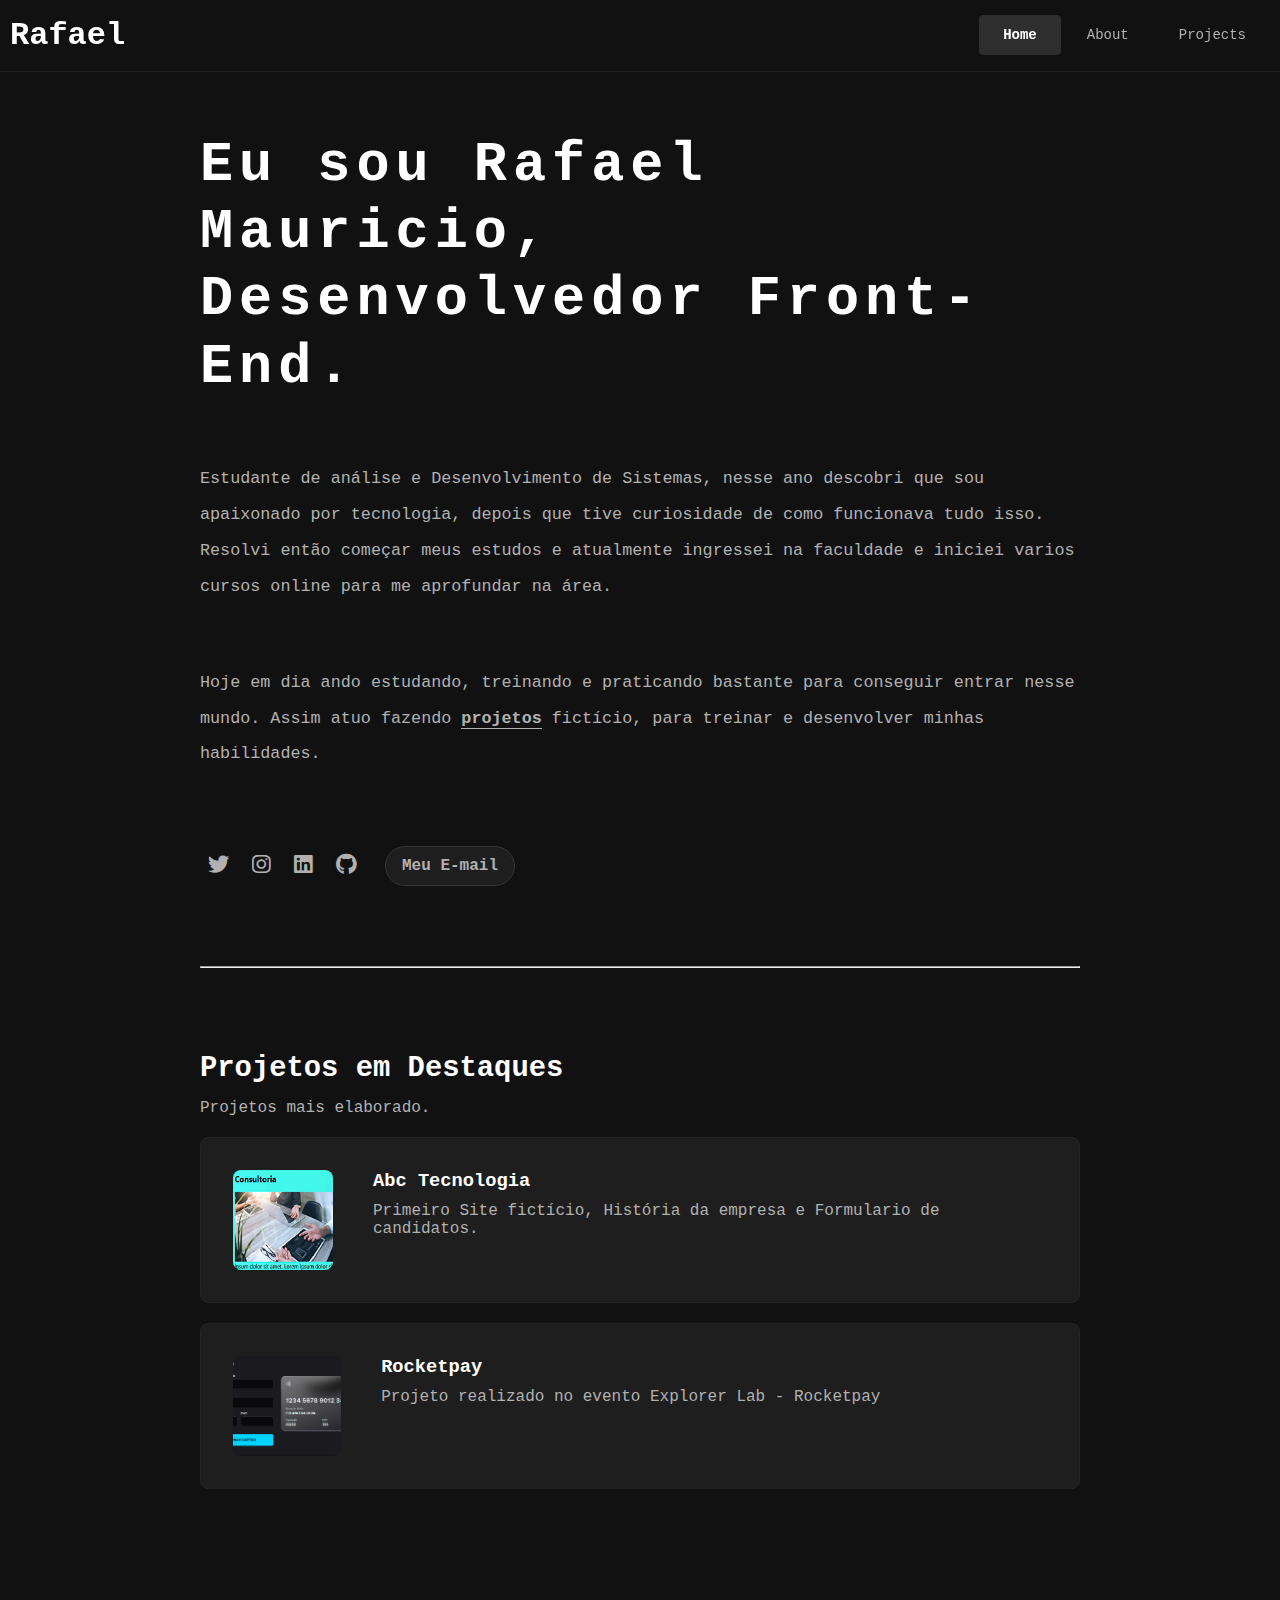
<file: index.html>
<!DOCTYPE html>
<html lang="pt-br">
  <head>
    <meta charset="UTF-8" />
    <meta http-equiv="X-UA-Compatible" content="IE=edge" />
    <meta name="viewport" content="width=device-width, initial-scale=1.0" />
    <title>Home</title>
    <link rel="stylesheet" href="./css/estilos.css" />
    <link rel="stylesheet" href="./css/home.css" />
    <link rel="shortcut icon" href="./img/favicon.ico" type="image/x-icon" />
    <link
      rel="stylesheet"
      href="https://cdnjs.cloudflare.com/ajax/libs/font-awesome/6.2.0/css/all.min.css"
    />
    <link rel="stylesheet" href="./css/responsive-home.css" />
    <!-- max-width: 970 -->
  </head>

  <body>
    <header>
      <a class="logo" href="./index.html"><h1>Rafael</h1></a>
      <nav>
        <ul>
          <li class="home">
            <a href="./index.html">Home</a>
          </li>
          <li>
            <a href="./about.html">About</a>
          </li>
          <li>
            <a id="projects" href="./projects.html">Projects</a>
          </li>
        </ul>
      </nav>
    </header>

    <main>
      <article class="box-1">
        <h1>Eu sou Rafael Mauricio, Desenvolvedor Front-End.</h1>
        <p>
          Estudante de análise e Desenvolvimento de Sistemas, nesse ano descobri
          que sou apaixonado por tecnologia, depois que tive curiosidade de como
          funcionava tudo isso. Resolvi então começar meus estudos e atualmente
          ingressei na faculdade e iniciei varios cursos online para me
          aprofundar na área.
        </p>
        <p>
          Hoje em dia ando estudando, treinando e praticando bastante para
          conseguir entrar nesse mundo. Assim atuo fazendo
          <strong><a class="borda" href="./projects.html">projetos</a></strong> fictício, para
          treinar e desenvolver minhas habilidades.
        </p>
        <div class="sociais">
          <ul class="home-links">
            <li>
              <a href="https://twitter.com/BigodonX" title="Twitter"
                ><i class="fa-brands fa-twitter"></i
              ></a>
            </li>
            <li>
              <a
                href="https://www.instagram.com/rafamauricio_s/"
                title="Instagram"
                ><i class="fa-brands fa-instagram"></i
              ></a>
            </li>
            <li>
              <a
                href="https://www.linkedin.com/in/rafael-mauricio-dev/"
                title="LinkedIn"
                ><i class="fa-brands fa-linkedin"></i
              ></a>
            </li>
            <li>
              <a href="https://github.com/Rafael-M-Silva" title="Github"
                ><i class="fa-brands fa-github"></i
              ></a>
            </li>
          </ul>
          <a class="btn" href="mailto:rafael_mauricio@hotmail.com"
            >Meu E-mail</a
          >
        </div>
      </article>
      <hr />
      <article class="box-2">
        <h2>Projetos em Destaques</h2>
        <p>Projetos mais elaborado.</p>
        <a href="https://rafael-m-silva.github.io/Abc-Tecnologia/index.html">
          <div class="caixa">
            <div class="flex">
              <img src="./img/projeto-1.png" alt="Site fictício" />
              <div>
                <h3>Abc Tecnologia</h3>
                <p>
                  Primeiro Site fictício, História da empresa e Formulario de
                  candidatos.
                </p>
              </div>
            </div>
          </div>
        </a>
        <a href="https://rocketpay-tan.vercel.app">
          <div class="caixa">
            <div class="flex">
              <img
                src="./img/cartao-projeto.png"
                alt="cartão rocketpay"
              />
              <div>
                <h3>Rocketpay</h3>
                <p>
                  Projeto realizado no evento Explorer Lab - Rocketpay
                </p>
              </div>
            </div>
          </div>
        </a>
      </article>
    </main>
  </body>
</html>
</file>
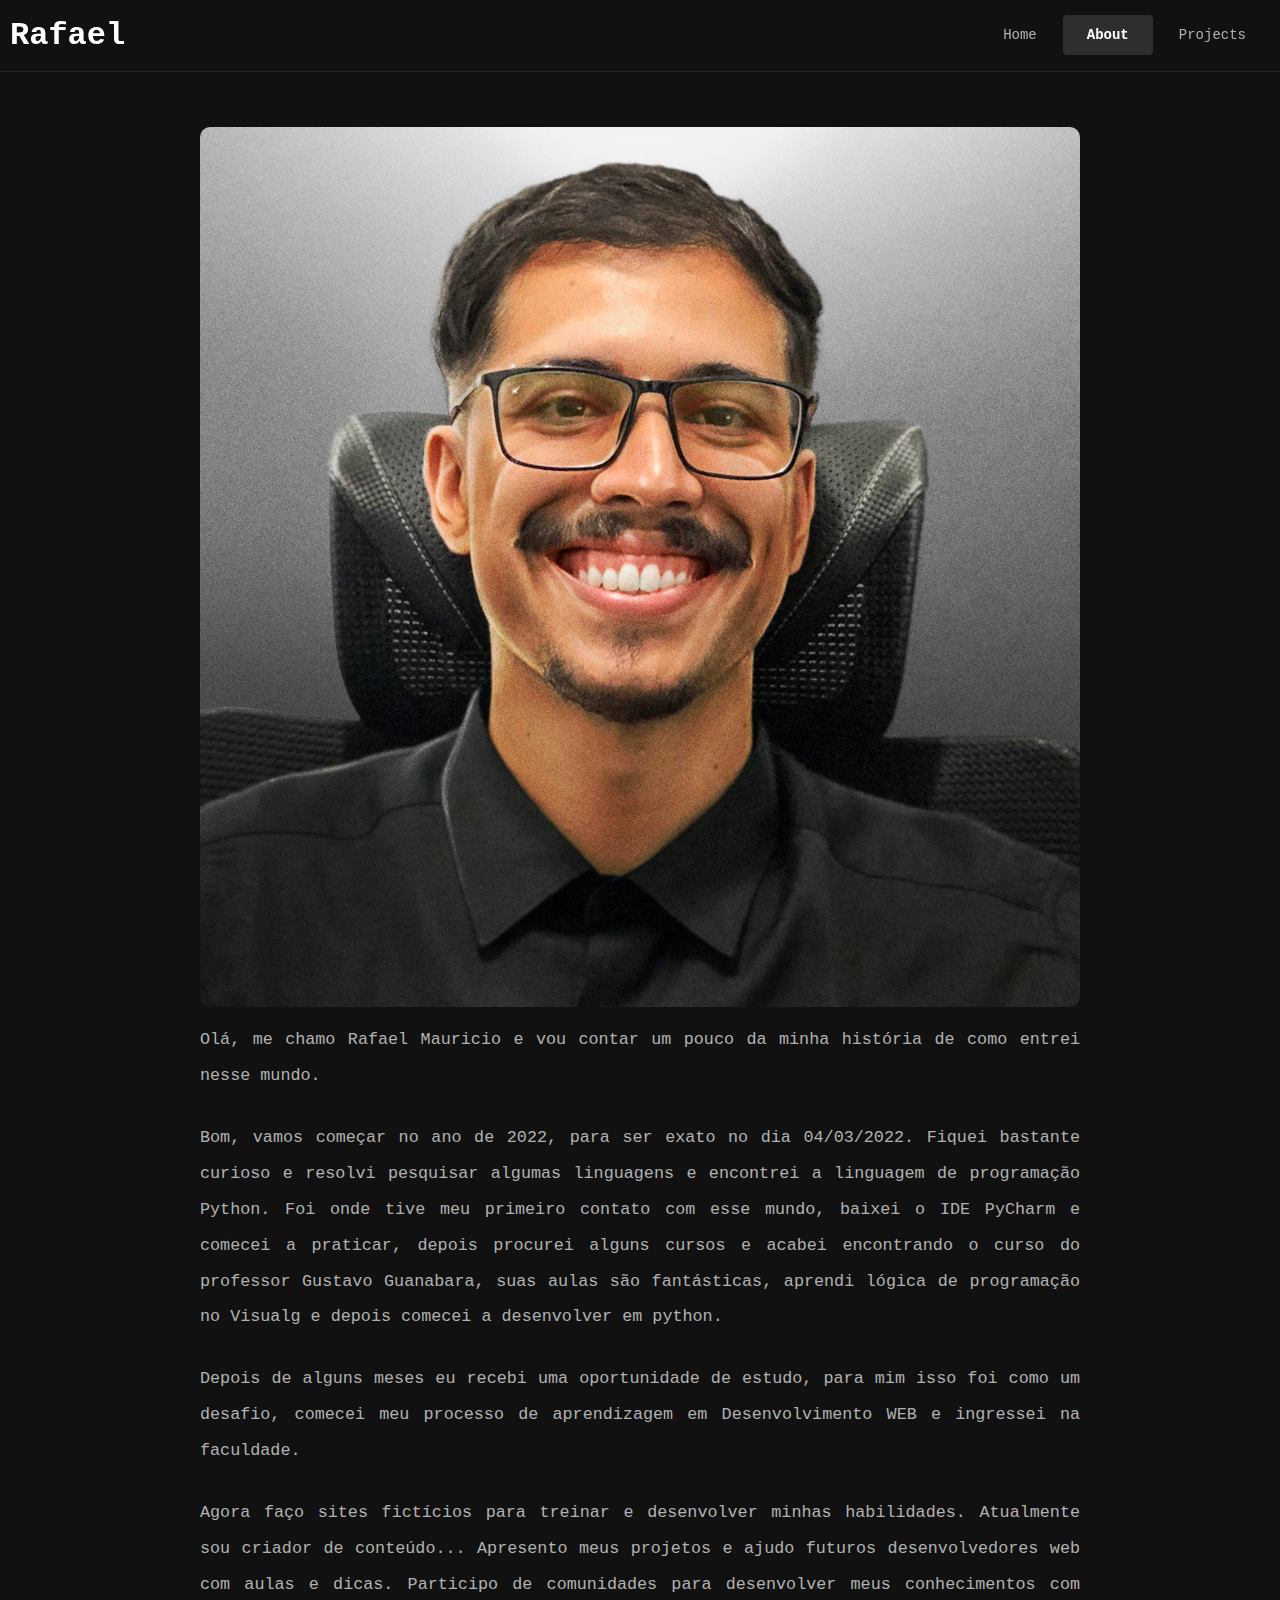
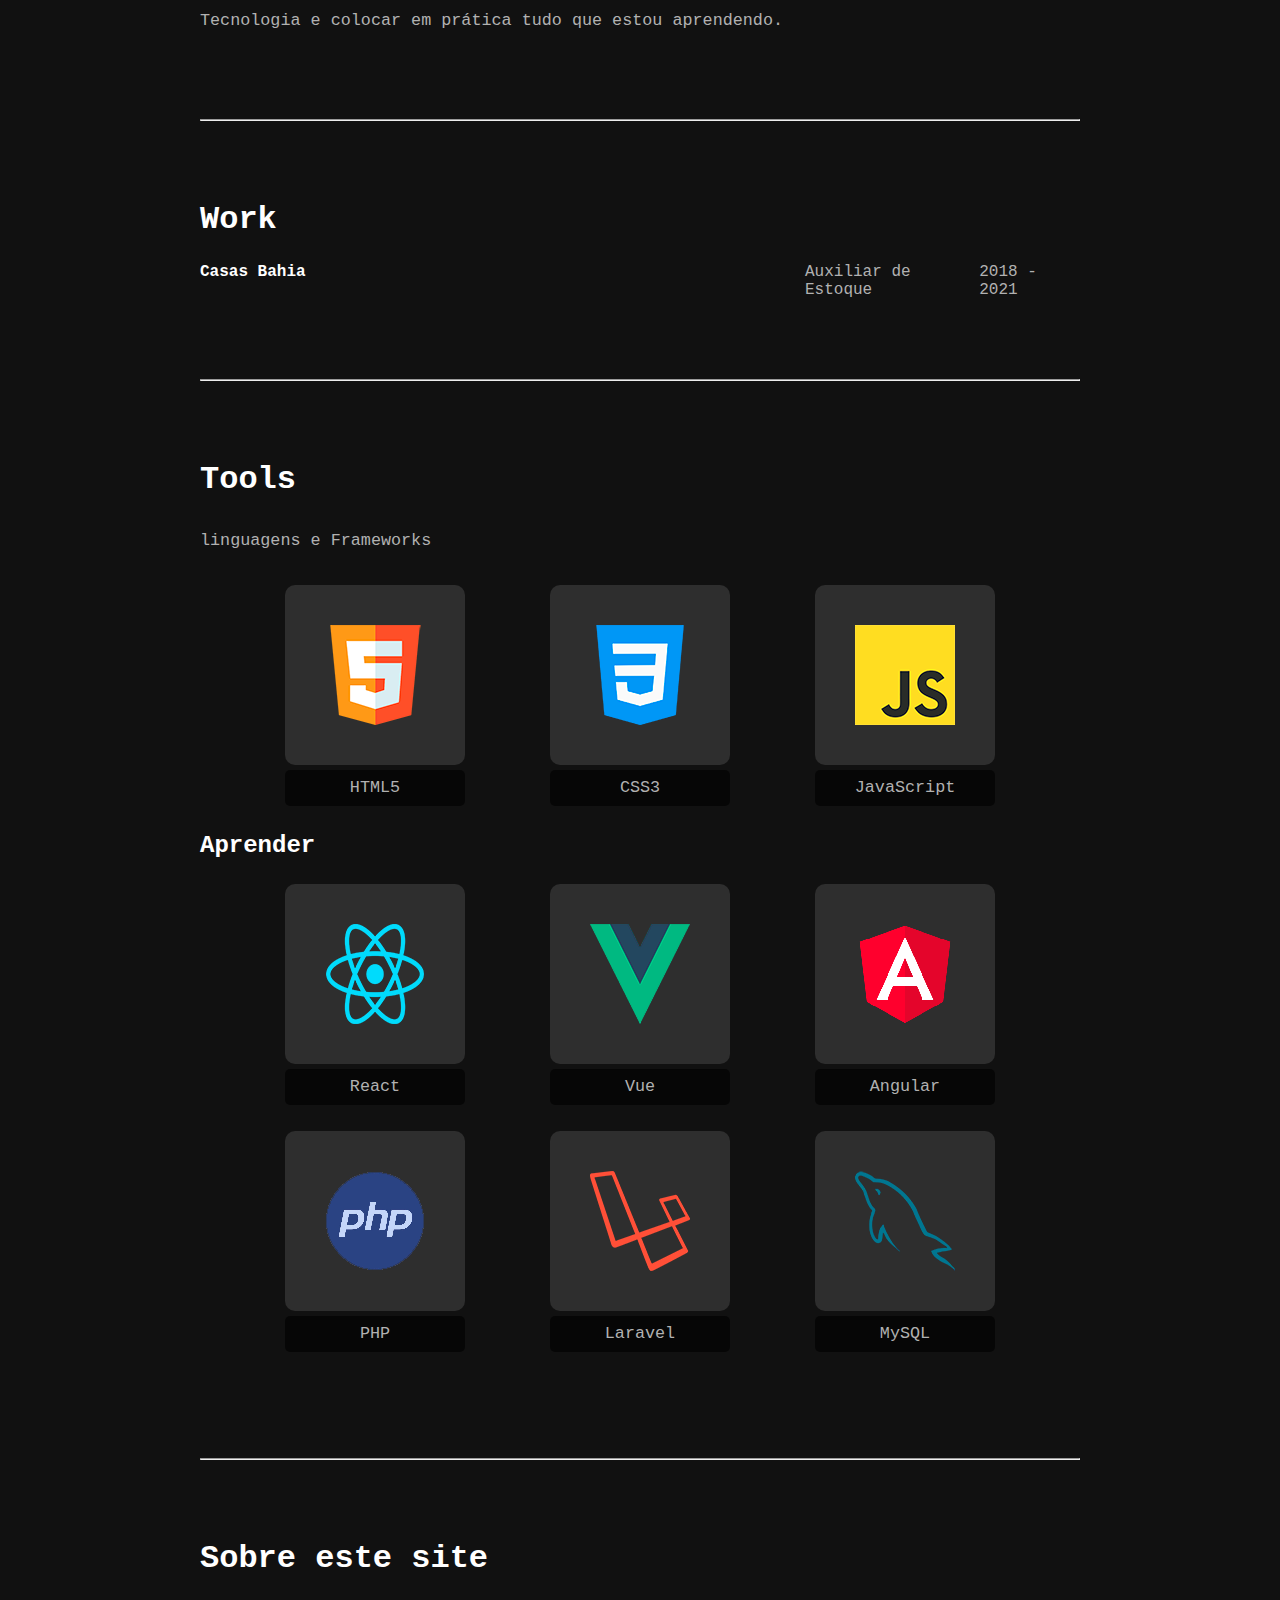
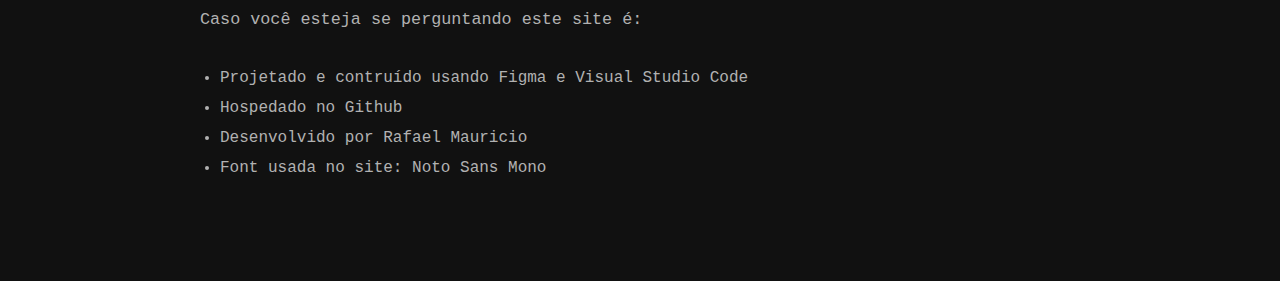
<file: about.html>
<!DOCTYPE html>
<html lang="pt-br">

<head>
    <meta charset="UTF-8">
    <meta http-equiv="X-UA-Compatible" content="IE=edge">
    <meta name="viewport" content="width=device-width, initial-scale=1.0">
    <title>About</title>
    <link rel="stylesheet" href="./css/estilos.css">
    <link rel="stylesheet" href="./css/about.css">
    <link rel="stylesheet" href="./css/responsive-about.css">
    <link rel="shortcut icon" href="./img/favicon.ico" type="image/x-icon">
</head>

<body>
    <header>
        <a class="logo" href="./index.html">
            <h1>Rafael</h1>
        </a>
        <nav>
            <ul>
                <li>
                    <a href="./index.html">Home</a>
                </li>
                <li class="About-nav">
                    <a href="./about.html">About</a>
                </li>
                <li>
                    <a href="./projects.html">Projects</a>
                </li>
            </ul>
        </nav>
    </header>

    <main>

        <article>
            <img src="./img/foto-rafael.png" alt = "Desenvolvedor da página">
            <p>Olá, me chamo Rafael Mauricio e vou contar um pouco da minha história de como entrei nesse mundo.</p>
            <p>Bom, vamos começar no ano de 2022, para ser exato no dia 04/03/2022. Fiquei bastante curioso e resolvi
                pesquisar algumas linguagens e encontrei a linguagem de programação Python. Foi onde tive meu primeiro
                contato com esse mundo, baixei o IDE PyCharm e comecei a praticar, depois procurei alguns cursos e acabei encontrando o curso do professor
                Gustavo Guanabara, suas aulas são fantásticas, aprendi lógica de programação no Visualg e depois comecei a
                desenvolver em python.</p>
            <p>Depois de alguns meses eu recebi uma oportunidade de estudo, para mim isso foi como um desafio, comecei
                meu processo de aprendizagem em Desenvolvimento WEB e ingressei na faculdade.</p>
            <p>Agora faço sites fictícios para treinar e desenvolver minhas habilidades. Atualmente sou criador de conteúdo... Apresento meus projetos e ajudo futuros desenvolvedores web com aulas e dicas. Participo de comunidades para desenvolver meus conhecimentos com Tecnologia e colocar em prática tudo que estou aprendendo.</p>
        </article>

        <hr>

        <article class="works">
            <h1>Work</h1>
            <a class="works-flex" href="">
                <span class="titulo-work">Casas Bahia</span>
                <div class="detalhes">
                    <span>Auxiliar de Estoque</span>
                    <span>2018 - 2021</span>
                </div>
            </a>
        </article>

        <hr>

        <article class="works">
            <h1>Tools</h1>
            <p>linguagens e Frameworks </p>
            <div class="tools">
                <div>
                    <img src="./img/html.png" alt="Logo html5">
                    <p>HTML5</p>
                </div>
                <div>
                    <img src="./img/css.png" alt="Logo css3">
                    <p>CSS3</p>
                </div>
                <div>
                    <img src="./img/js.png" alt="Logo JavaScript">
                    <p>JavaScript</p>
                </div>
            </div>
            <h2 id="aprender">Aprender</h2>
            <div class="tools">
                <div>
                    <img src="./img/react.png" alt="Logo react">
                    <p>React</p>
                </div>
                <div>
                    <img src="./img/vue.png" alt="Logo vue">
                    <p>Vue</p>
                </div>
                <div>
                    <img src="./img/angular.png" alt="Logo angular">
                    <p>Angular</p>
                </div>
            </div>
            <div class="tools">
                <div>
                    <img src="./img/php.png" alt="Logo php">
                    <p>PHP</p>
                </div>
                <div>
                    <img src="./img/laravel.png" alt="Logo laravel">
                    <p>Laravel</p>
                </div>
                <div>
                    <img src="./img/sql.png" alt="Logo MySQL">
                    <p>MySQL</p>
                </div>
            </div>
        </article>

        <hr>

        <article class="works">
            <h1 id="sobre">Sobre este site</h1>
            <p>Caso você esteja se perguntando este site é:</p>
            <ul class="About">
                <li>Projetado e contruído usando Figma e Visual Studio Code</li>
                <li>Hospedado no Github</li>
                <li>Desenvolvido por Rafael Mauricio</li>
                <li>Font usada no site: Noto Sans Mono</li>
            </ul>
        </article>

    </main>

</body>

</html>
</file>
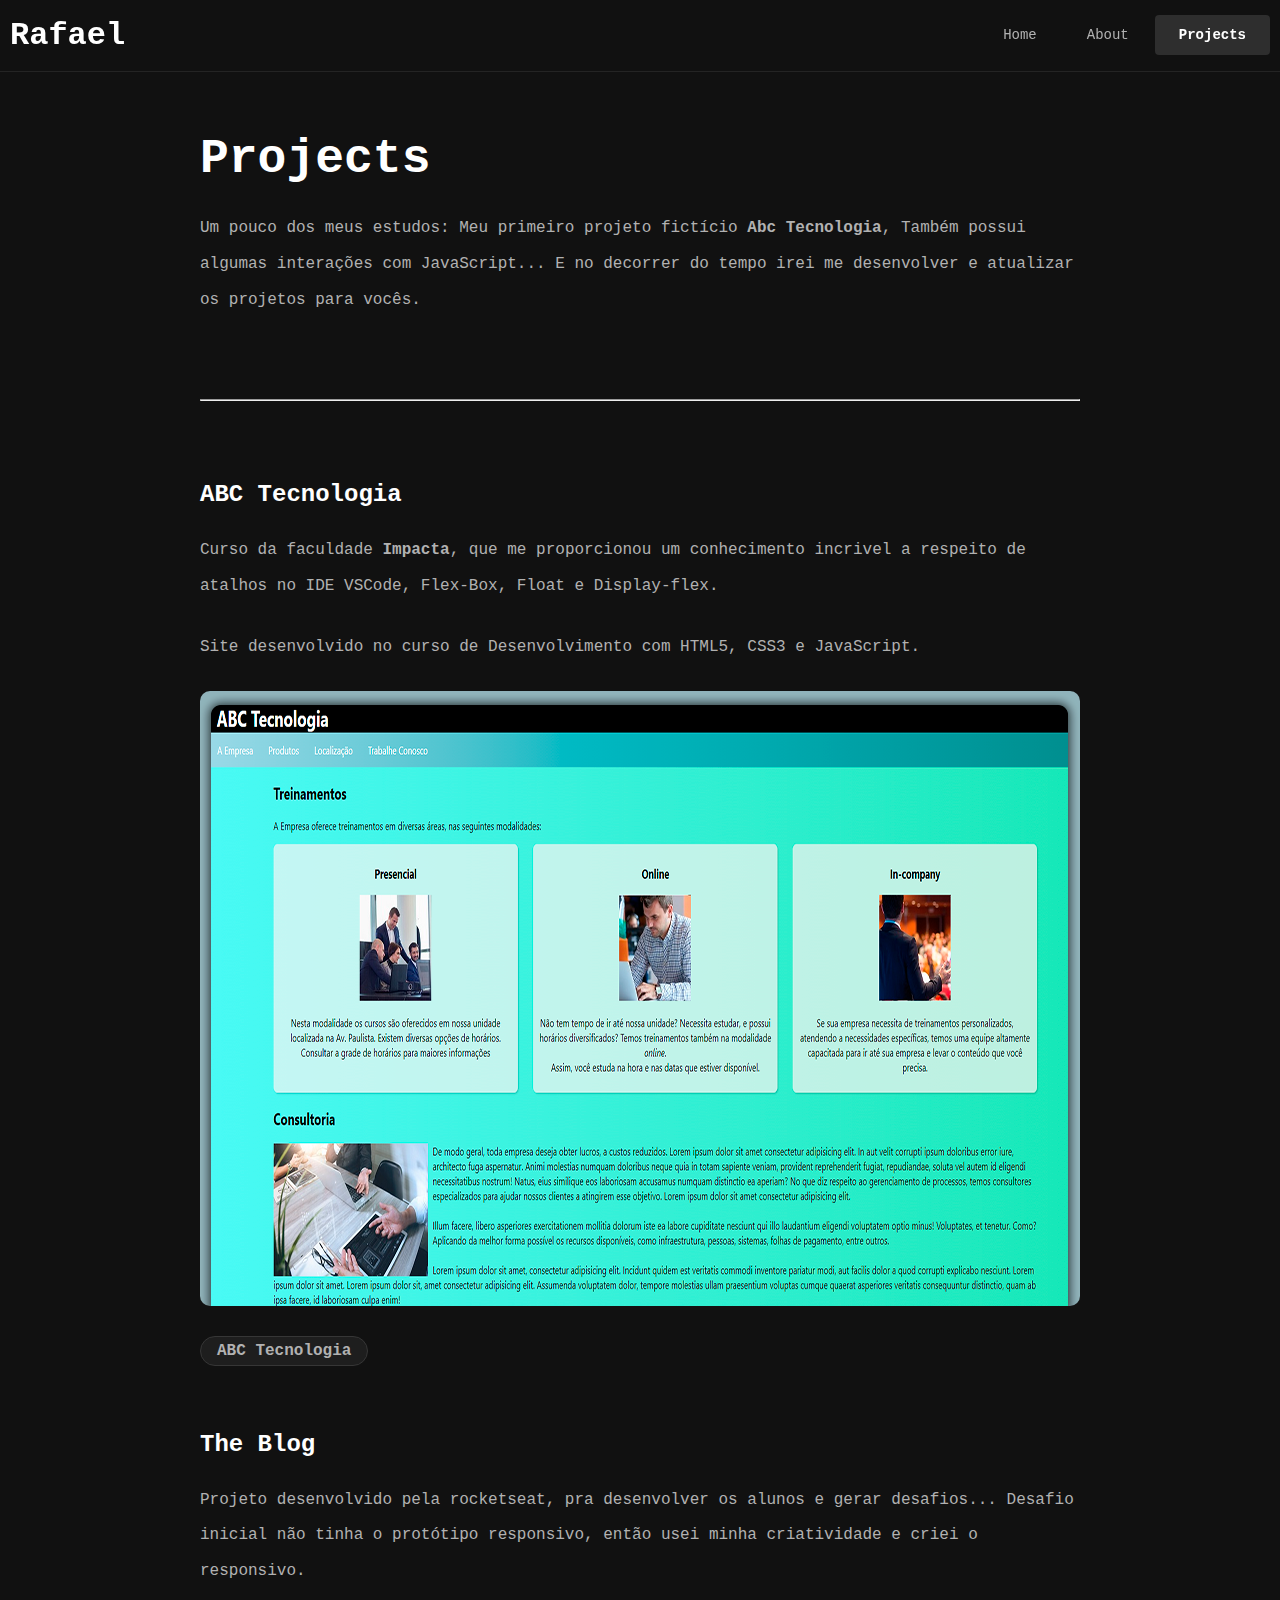
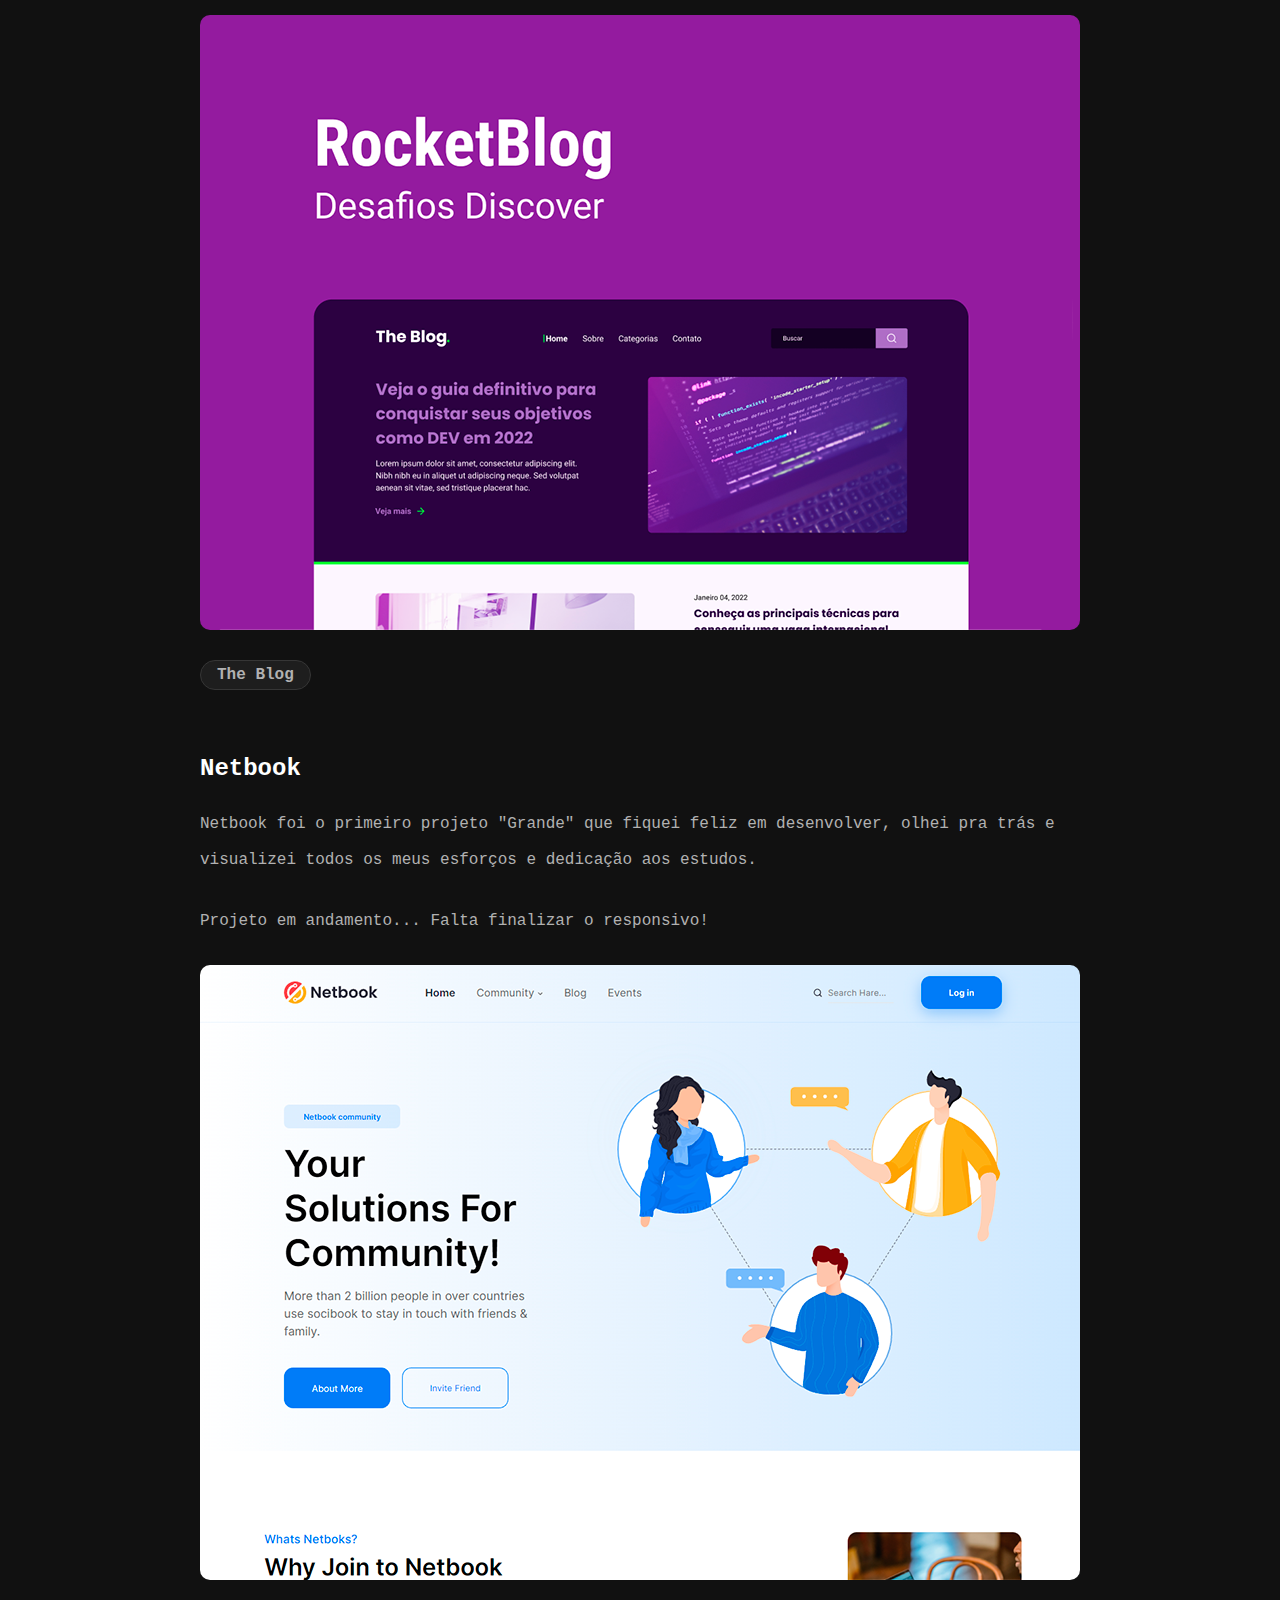
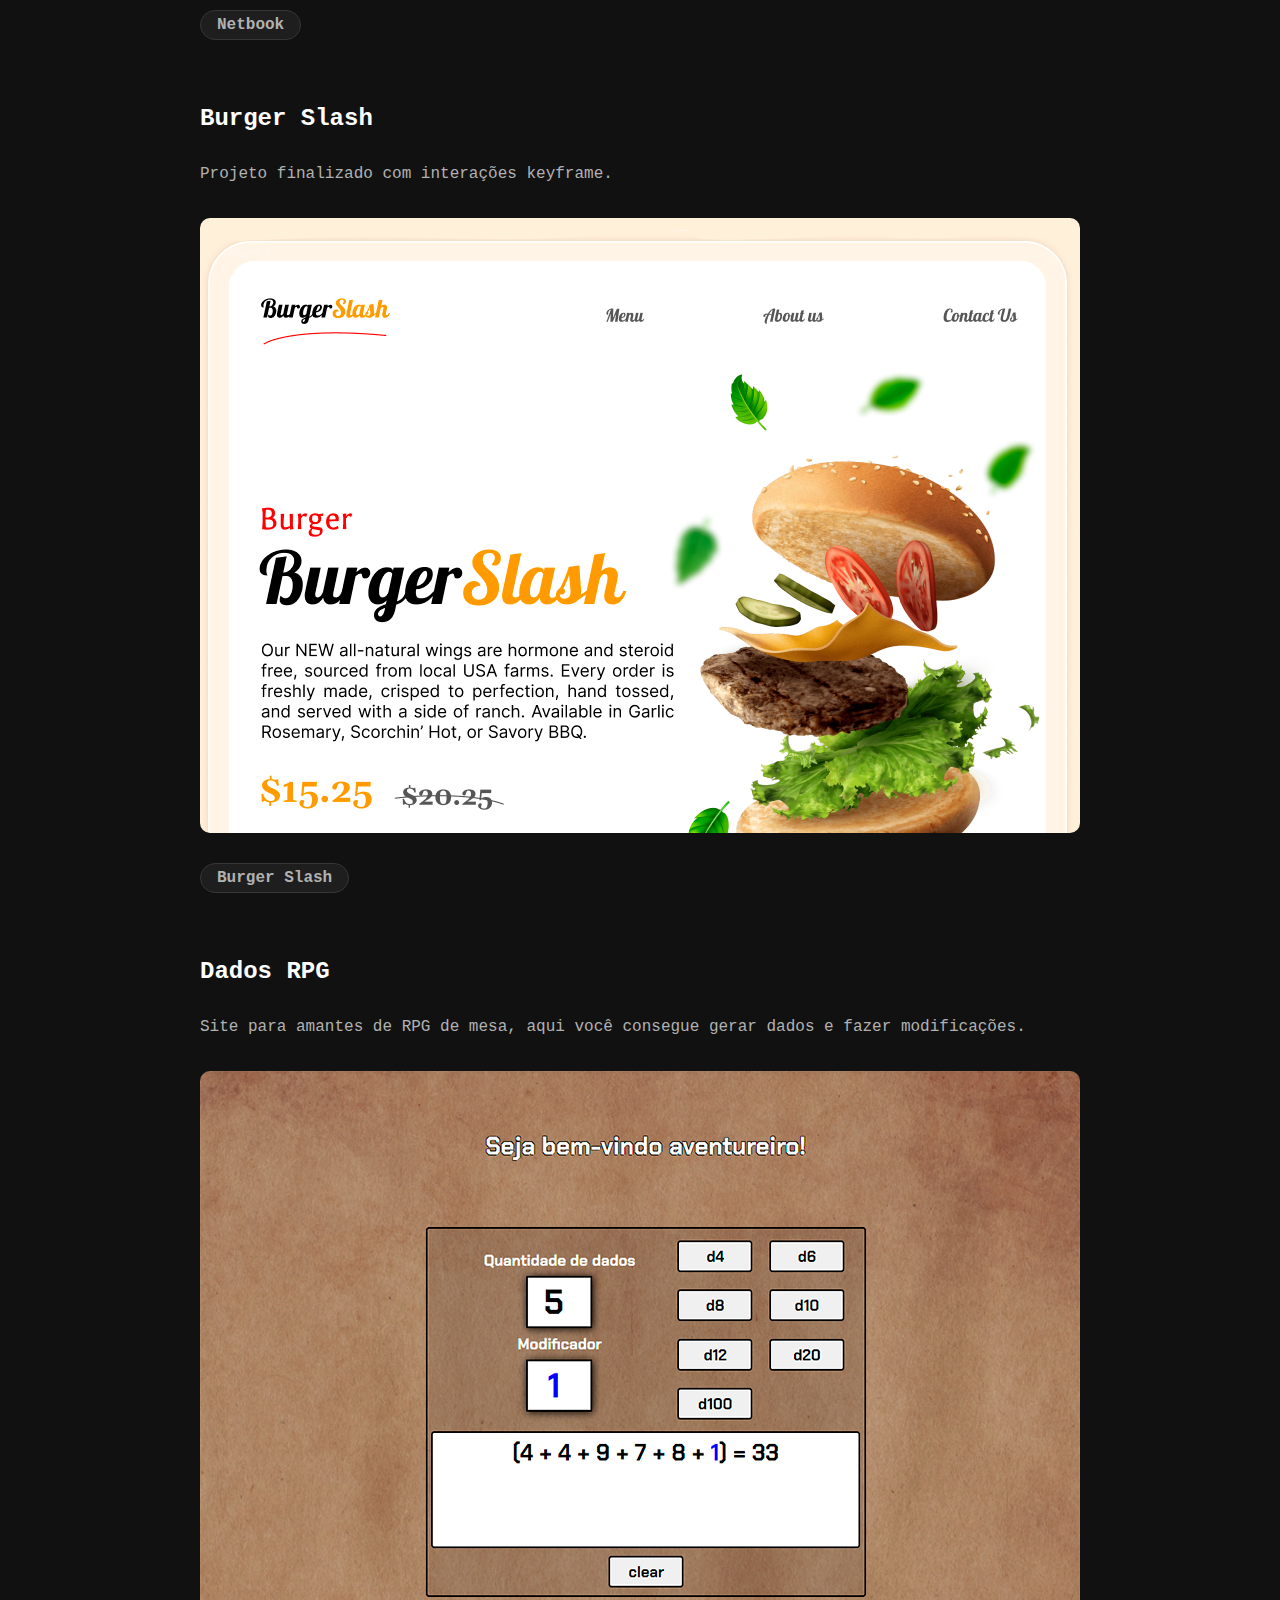
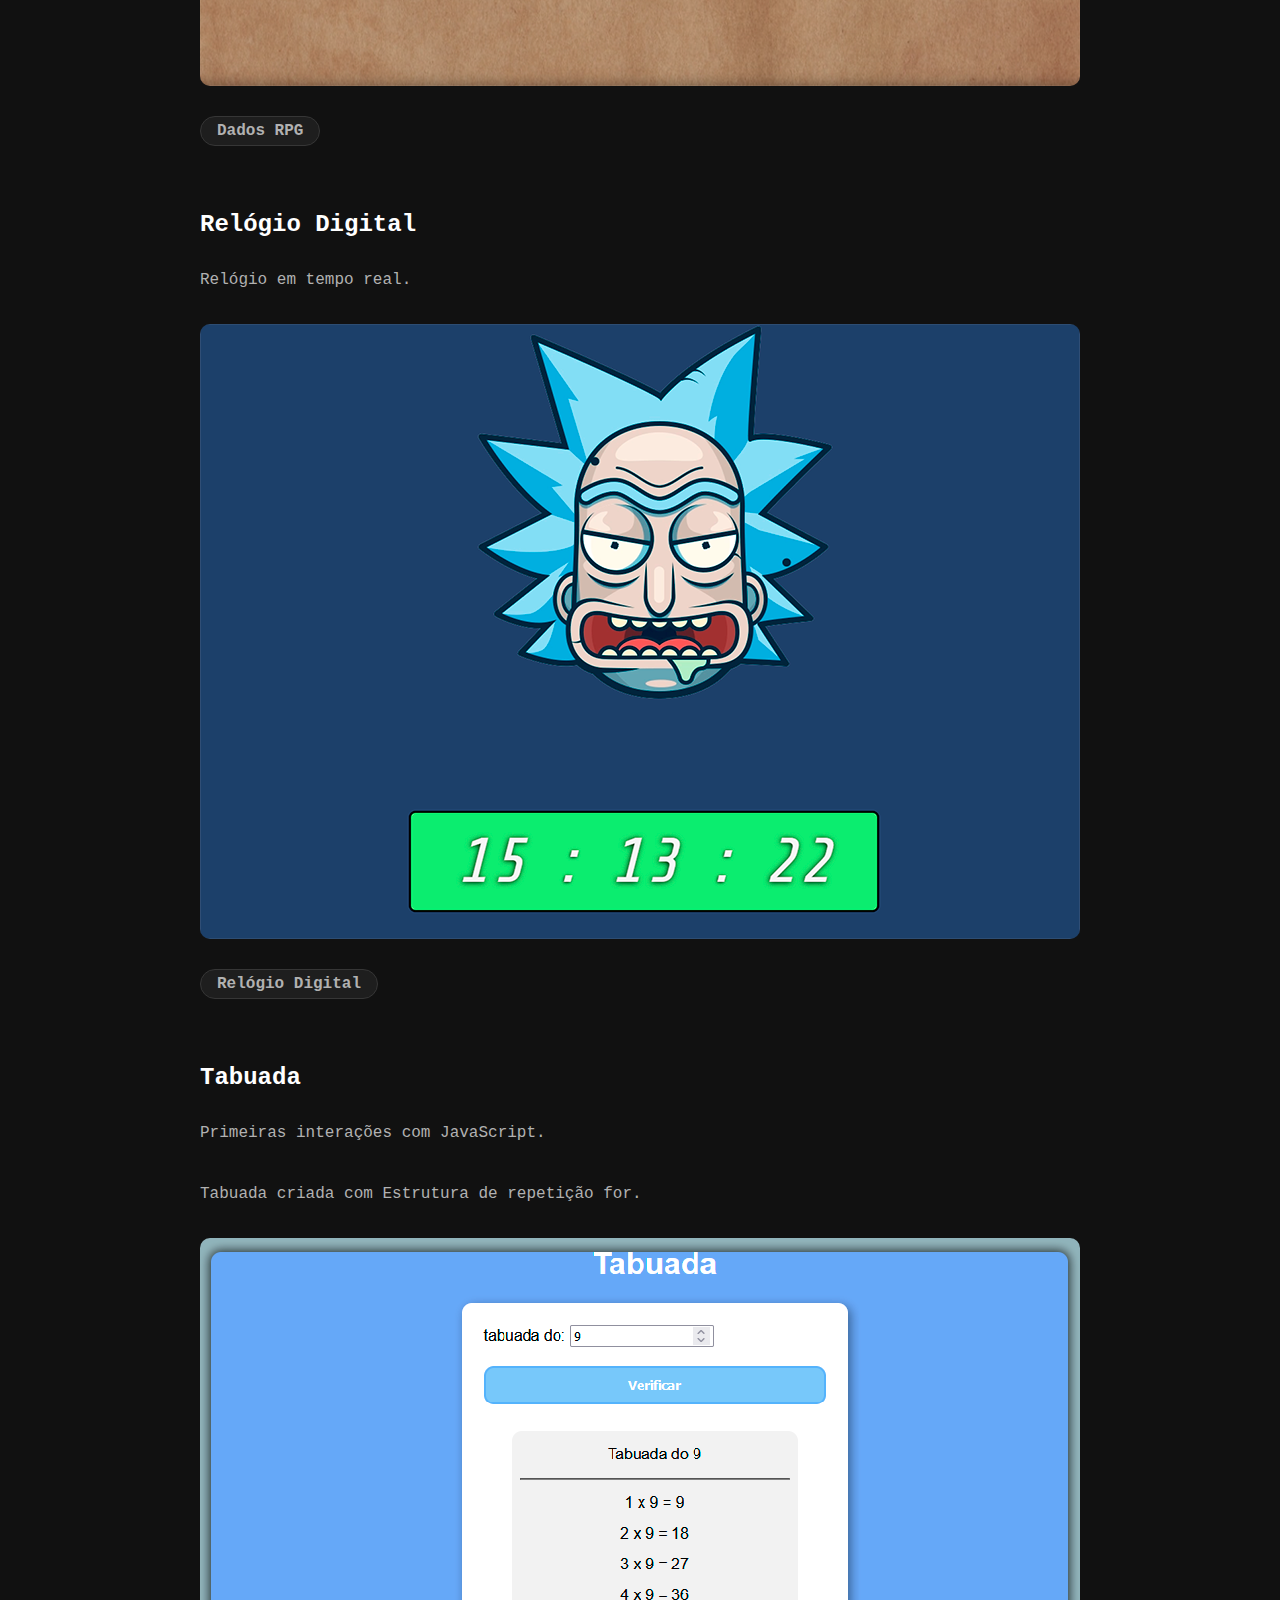
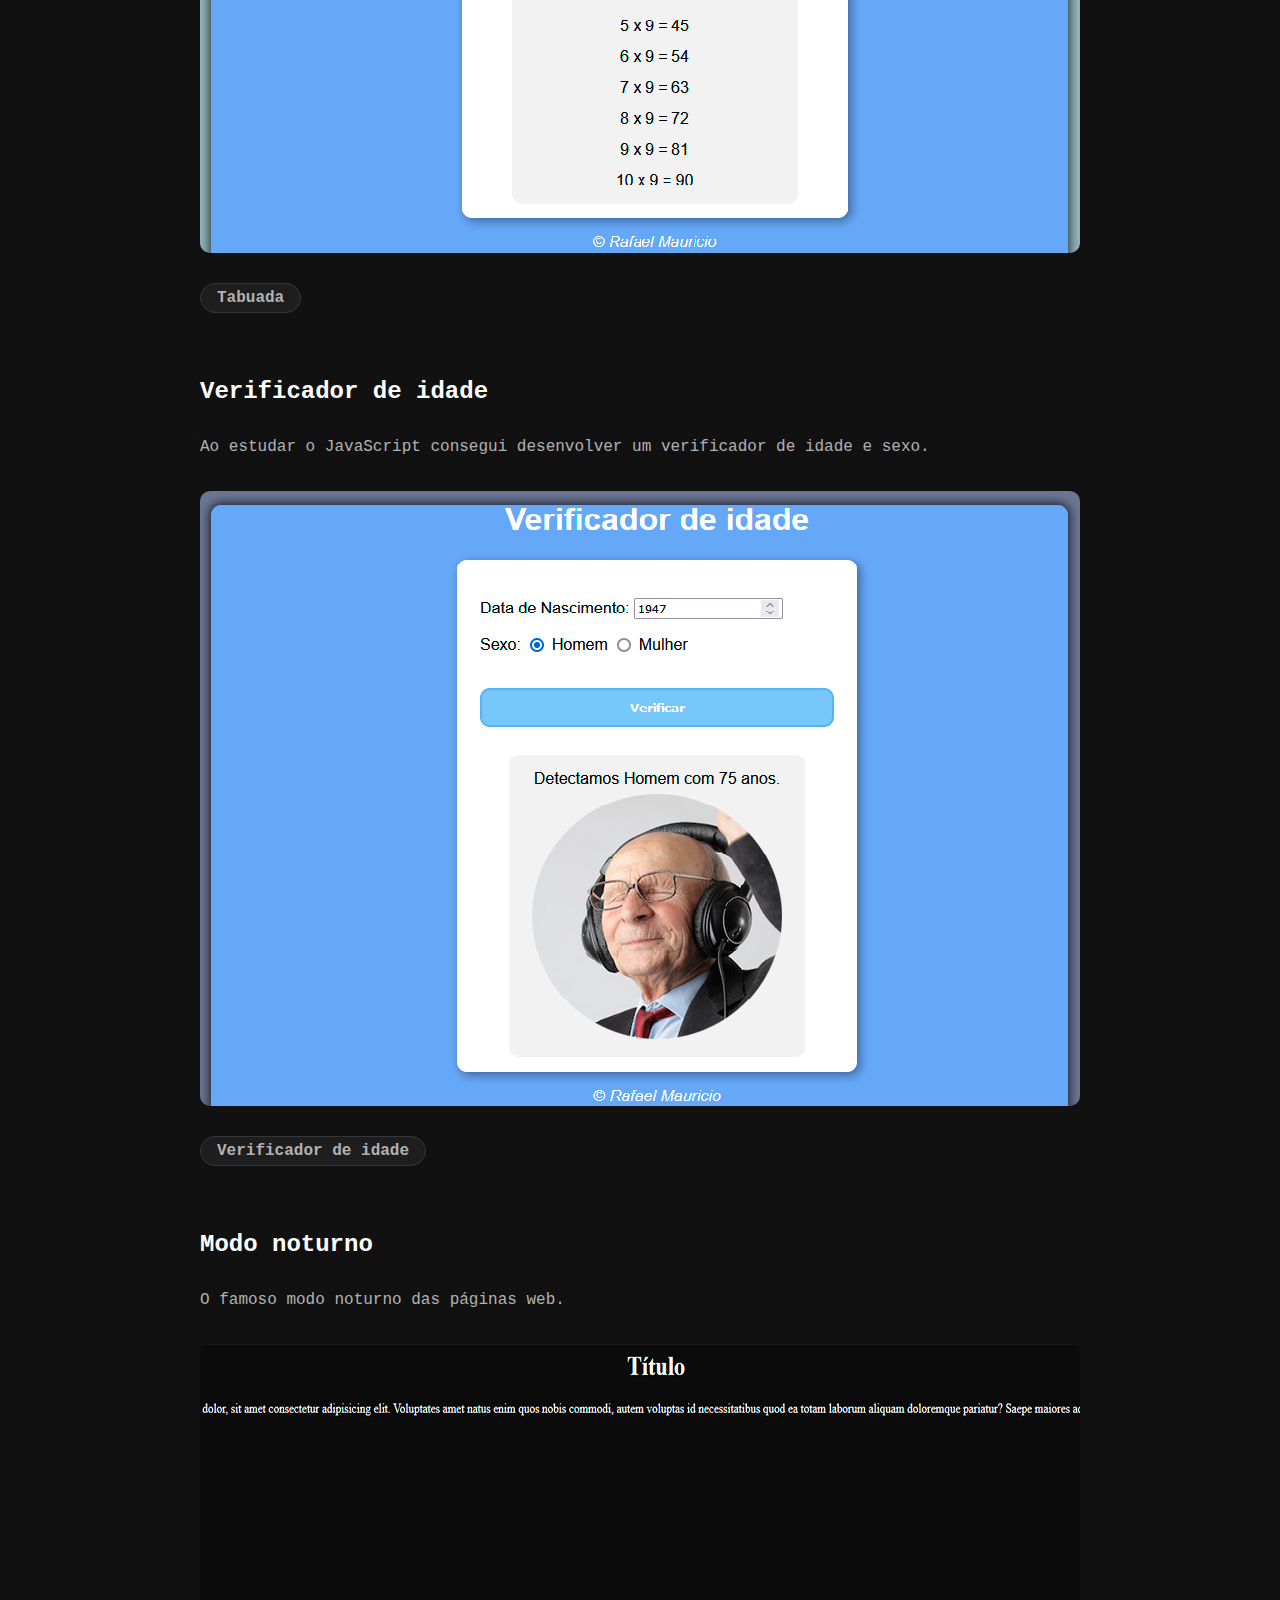
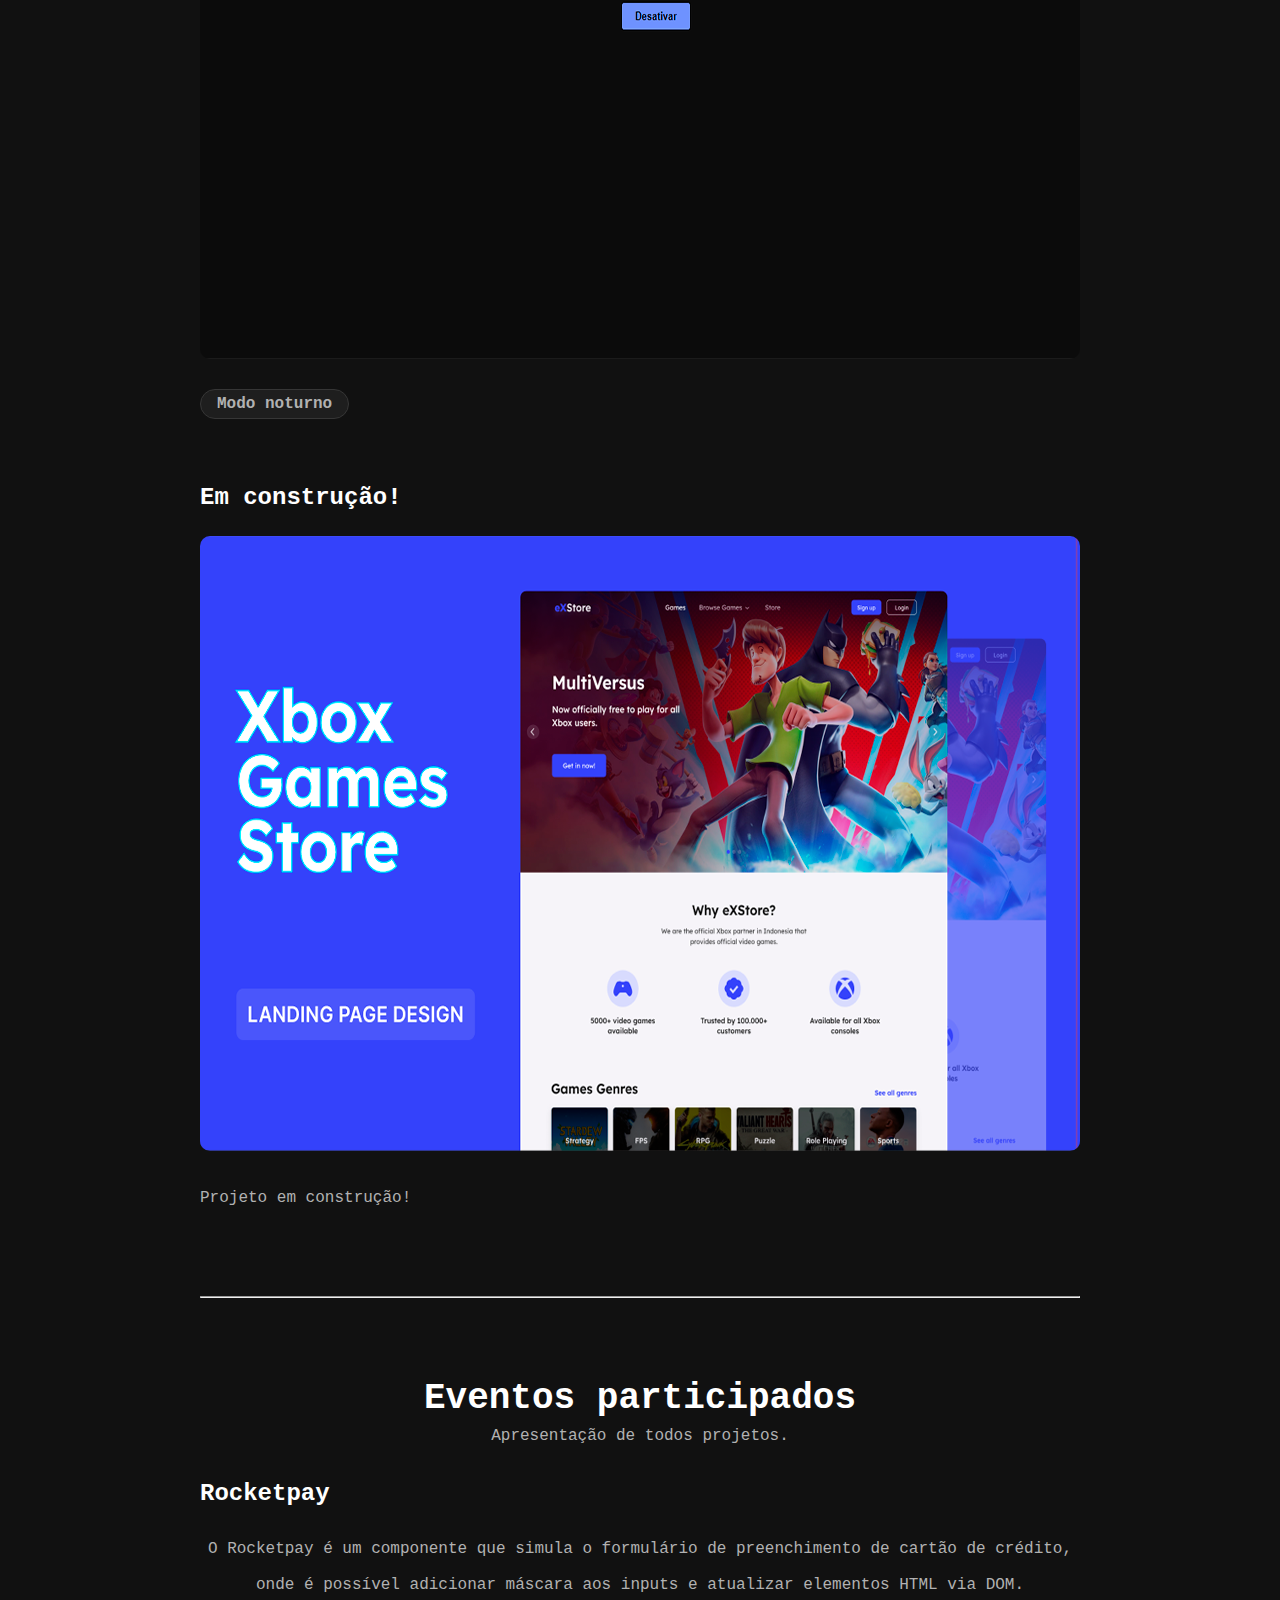
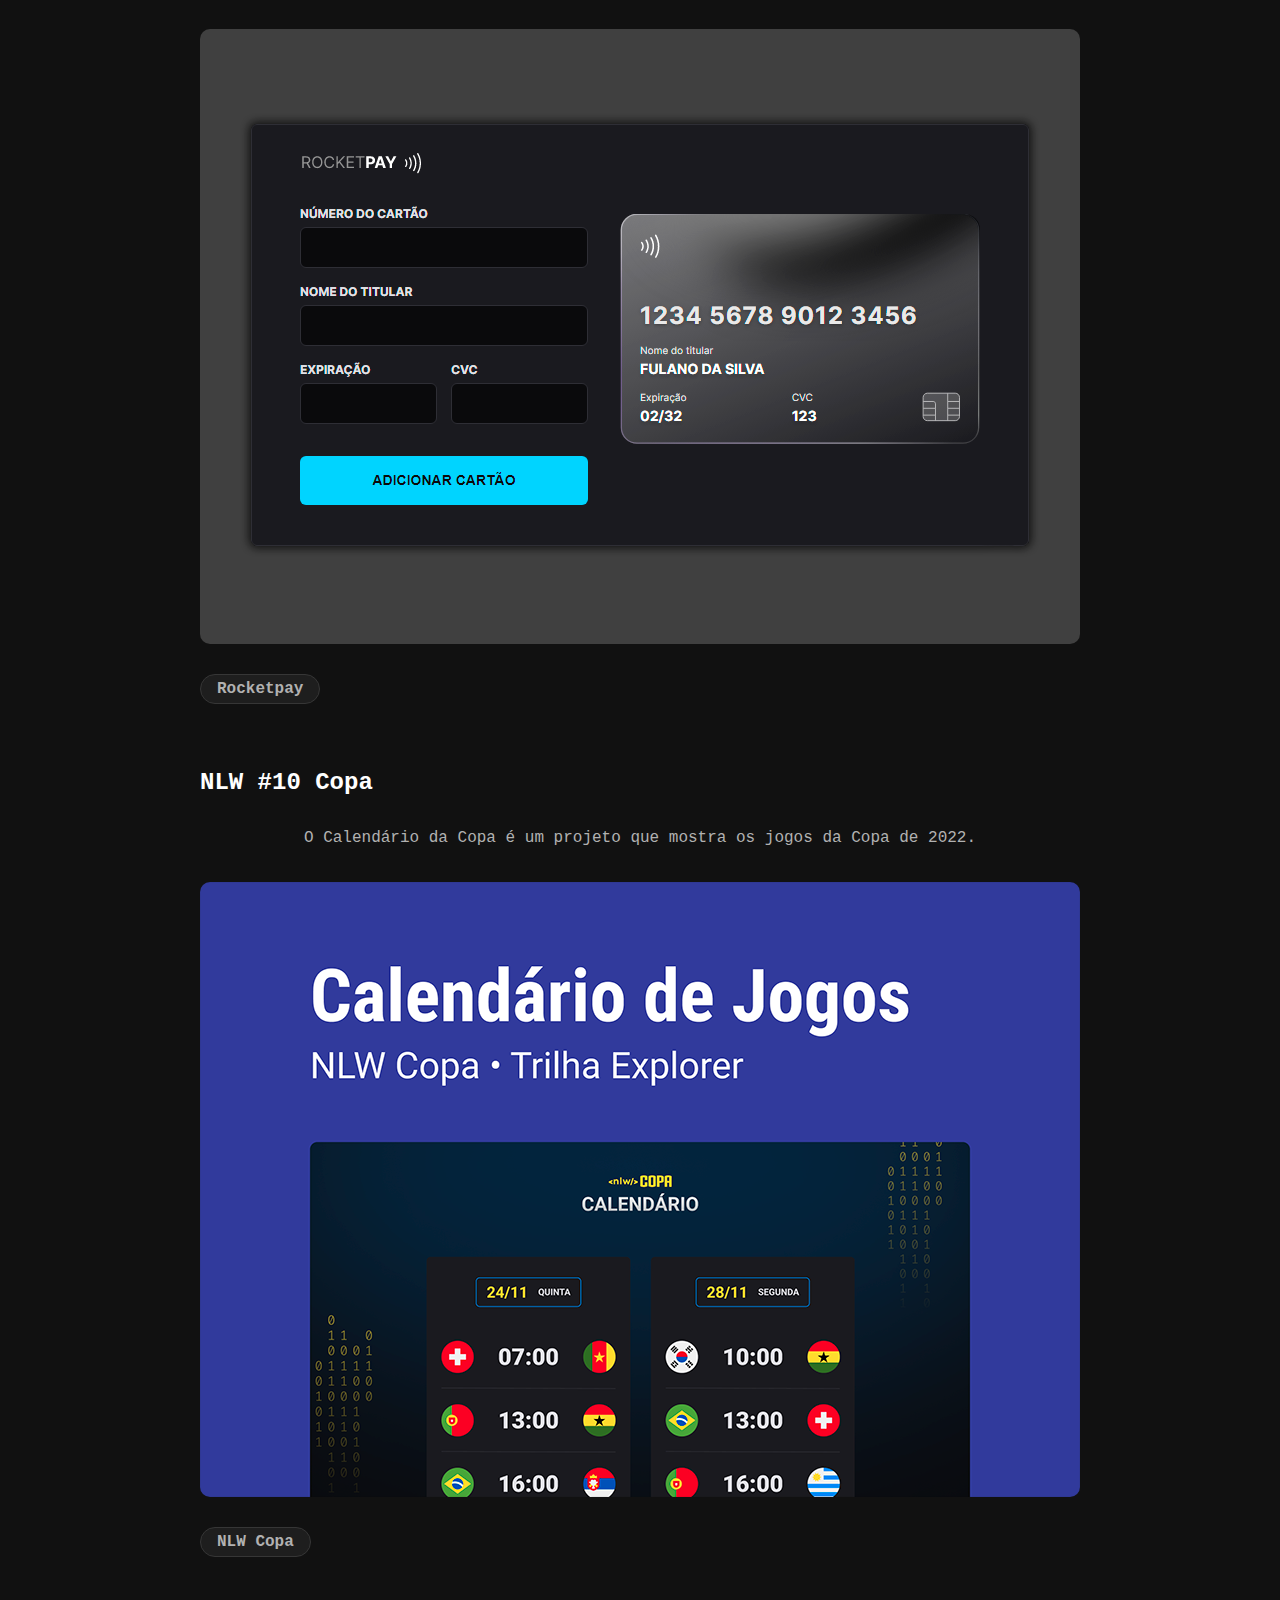
<file: projects.html>
<!DOCTYPE html>
<html lang="pt-br">

<head>
    <meta charset="UTF-8">
    <meta http-equiv="X-UA-Compatible" content="IE=edge">
    <meta name="viewport" content="width=device-width, initial-scale=1.0">
    <title>Projects</title>
    <link rel="stylesheet" href="./css/estilos.css">
    <link rel="stylesheet" href="./css/projects.css">
    <link rel="shortcut icon" href="./img/favicon.ico" type="image/x-icon">
    <link rel="stylesheet" href="https://cdnjs.cloudflare.com/ajax/libs/font-awesome/6.2.0/css/all.min.css">
    <link rel="stylesheet" href="./css/responsive-projects.css">
</head>

<body>
    <header>
        <a class="logo" href="./index.html"><h1>Rafael</h1></a>
        <nav>
            <ul>
                <li class="home">
                    <a href="./index.html">Home</a>
                </li>
                <li>
                    <a href="./about.html">About</a>
                </li>
                <li>
                    <a id="projects" href="./projects.html">Projects</a>
                </li>
            </ul>
        </nav>
    </header>

    <main>
        <article>
            <h1 id="titulo">Projects</h1>
            <p>Um pouco dos meus estudos: Meu primeiro projeto fictício <strong><a href="https://rafael-m-silva.github.io/abc-tecnologia/">Abc Tecnologia</a></strong>, Também possui algumas interações com JavaScript... E no decorrer do tempo irei me desenvolver e atualizar os projetos para vocês.</p>
            <hr>
            <h2>ABC Tecnologia</h2>
            <p>Curso da faculdade <strong><a href="https://impacta.com.br/" target="_blank">Impacta</a></strong>, que me proporcionou um conhecimento incrivel a respeito de atalhos no IDE VSCode, Flex-Box, Float e Display-flex.</p>
            <p>Site desenvolvido no curso de Desenvolvimento com HTML5, CSS3 e JavaScript.</p>
            <img src="./img/abc-tec.png" alt="Site fictício">
            <a class="btn" href="https://rafael-m-silva.github.io/Abc-Tecnologia/">ABC Tecnologia</a>
        </article>

        <article>
            <h2>The Blog</h2>
            <p>Projeto desenvolvido pela rocketseat, pra desenvolver os alunos e gerar desafios... Desafio inicial não tinha o protótipo responsivo, então usei minha criatividade e criei o responsivo.</p>
            <img src="./img/projeto-the-blog.png" alt="Site rocketblog, um desafio da rocketseat">
            <a class="btn" href="https://rafael-m-silva.github.io/the-blog/">The Blog</a>
        </article>

        <article>
            <h2>Netbook</h2>
            <p>Netbook foi o primeiro projeto "Grande" que fiquei feliz em desenvolver, olhei pra trás e visualizei todos os meus esforços e dedicação aos estudos.</p>
            <p>Projeto em andamento... Falta finalizar o responsivo!</p>
            <img src="./img/projeto-netbook.png" alt="Projeto Netbook">
            <a class="btn" href="https://rafael-m-silva.github.io/netbook/">Netbook</a>
        </article>

        <article>
            <h2>Burger Slash</h2>
            <p>Projeto finalizado com interações keyframe.</p>
            <img src="./img/projeto-burguer.png" alt="Projeto burger-slash">
            <a class="btn" href="https://rafael-m-silva.github.io/burger-slash/">Burger Slash</a>
        </article>

        <article>
            <h2>Dados RPG</h2>
            <p>Site para amantes de RPG de mesa, aqui você consegue gerar dados e fazer modificações.</p>
            <img src="./img/projeto-dados-rpg.png" alt="Projeto Dados RPG">
            <a class="btn" href="https://rafael-m-silva.github.io/dados-rpg/">Dados RPG</a>
        </article>

        <article>
            <h2>Relógio Digital</h2>
            <p>Relógio em tempo real.</p>
            <img src="./img/projeto-watch.png" alt="Projeto Dados RPG">
            <a class="btn" href="https://rafael-m-silva.github.io/watch/">Relógio Digital</a>
        </article>

        <article>
            <h2>Tabuada</h2>
            <p>Primeiras interações com JavaScript.</p>
            <p>Tabuada criada com Estrutura de repetição for.</p>
            <img src="./img/tabuada.png" alt="Site Tabuada do 10">
            <a class="btn" href="https://rafael-m-silva.github.io/Tabuada/">Tabuada</a>
        </article>

        <article>
            <h2>Verificador de idade</h2>
            <p>Ao estudar o JavaScript consegui desenvolver um verificador de idade e sexo. </p>
            <img src="./img/verificador-idade.png" alt="Site Verificador de idade">
            <a class="btn" href="https://rafael-m-silva.github.io/Verificador-de-Idade/">Verificador de idade</a>
        </article>

        <article>
            <h2>Modo noturno</h2>
            <p>O famoso modo noturno das páginas web.</p>
            <img src="./img/projeto-noturno.png" alt="Modo noturno">
            <a class="btn" href="https://github.com/Rafael-M-Silva/theme-dark">Modo noturno</a>
        </article>

        
        <article>
            <h2>Em construção!</h2>
            <img src="./img/projeto-xbox.png" alt="Site em contrução">
            <p>Projeto em construção!</p>
            <!-- <a class="btn" href="">ABC Tecnologia</a> -->
        </article>
        <hr>

        <article class="events">
            <h1>Eventos participados</h1>
            <p>Apresentação de todos projetos.</p>
            <h2>Rocketpay</h2>
            <p>O Rocketpay é um componente que simula o formulário de preenchimento de cartão de crédito, onde é possível adicionar máscara aos inputs e atualizar elementos HTML via DOM.</p>
            <img src="./img/rocketpay.png" alt="Formulario cartão de crédito">
            <a class="btn" href="https://rocketpay-tan.vercel.app">Rocketpay</a>
            <h2>NLW #10 Copa</h2>
            <p>O Calendário da Copa é um projeto que mostra os jogos da Copa de 2022.</p>
            <img src="./img/projeto-nlw.png" alt="Formulario cartão de crédito">
            <a class="btn" href="https://rafael-m-silva.github.io/NLW-Copa/">NLW Copa</a>
        </article>
    </main>
    
</body>

</html>
</file>
<file: css/estilos.css>
*{
    margin: 0;
    padding: 0;
    list-style: none;
    text-decoration: none;
    box-sizing: border-box;
    font-family: 'Noto Sans Mono', monospace;
}
article{
    max-width: 880px;
    margin: auto;
}
body{
    padding-bottom: 96px;
}
main{
    width: 100%;
    padding-right: 40px;
    padding-left: 40px;
}
h1, h2, h3{
    font-family: 'Noto Sans Mono', monospace;
    color: white;
    text-align: start;
}
p, span{
    color: #b1b1b1;
}

/* Navegação */
header{
    background: #131212fd;
    height: 72px;
    display: flex;
    justify-content: space-between;
    align-items: center;
    border-bottom: 1px solid #242424;
    position: sticky;
    top: 0;
    background-color: rgba(17, 17, 17, 0.8);
    backdrop-filter: blur(20px);
}
header .logo{
    margin-left: 10px;
    font-family: 'Noto Sans Mono', monospace;
}
.logo{
    display: block;
    position: relative;
    overflow: hidden;
    min-width: 120px;
}
nav{
    display: flex;
    margin-right: 10px;
}
header{
    text-align: start;
    display: flex;
}
nav ul{
    font-size: 14px;
    display: flex;
    line-height: 1.9rem;
}
nav ul li a:hover{
    background-color: rgb(46, 46, 46);
    color: rgb(255, 255, 255);
    font-weight: 600;
}
nav a{
    border-radius: 4px;
    padding: 12px 24px;
    margin-left: 2px;
}
a{
    color: #b1b1b1;
}


/* Conteúdo principal */
body{
    background: #111111;
}
hr{
    height: 1px;
    background-repeat: repeat-x;
    background-position: left center;
    margin: auto;
    margin-top: 80px;
    margin-bottom: 80px;
    max-width: 880px;
}
.box-1 p{
    margin-top: 40px;
    line-height: 35.9167px;
    font-size: 16.75px;
    font-weight: 500;
}
.btn:hover{
    background-color: #2e2e2e;
}
</file>
<file: css/home.css>
.box-1 .borda{
    border-bottom: 1px solid #b1b1b1;
}
.box-1 h1{
    margin-top: 60px;
    font-size: 3.450rem;
    line-height: 4.202rem;
    letter-spacing: 6px;
}
.box-1 p{
    margin-top: 60px;
    line-height: 35.9167px;
    font-size: 16.75px;
    font-weight: 500;
}
.home-links a{
    border-bottom: none;
}
.home-links{
    gap: 7px;
    font-size: 1.333rem;
    display: flex;
    align-items: center;
}
.home-links li{
    padding: 8px;
    transition: 0.2s;
}
.home-links li:hover{
    transform: scale(1.2);
    cursor: pointer;
}

.sociais{
    margin-top: 74px;
    display: flex;
    gap: 20px;
}
.btn{
    display: inline-flex;
    flex-wrap: nowrap;
    justify-content: center;
    align-items: center;
    min-height: 30px;
    padding-top: 0;
    padding-right: 16px;
    padding-left: 16px;
    background-color: #1e1e1e;
    border: solid 1px #363636;
    border-radius: 100px;
    font-size: 1rem;
    line-height: 1rem;
    font-weight: bold;
}
.box-2 h2{
    font-size: 1.802rem;
    line-height: 2.566rem;
}
.box-2 p{
    margin-top: 10px;
}
.flex img{
    height: 100px;
    border-radius: 8px;
}
.caixa{
    margin-top: 20px;
    width: 100%;
    padding: 32px;
    background-color: #1e1e1e;
    margin-bottom: 20px;
    border-radius: 8px;
    border: 1px solid #242424;
    gap: 20px;
}
.flex{
    display: flex;
    gap: 40px;
}
nav ul li:hover{
    padding: auto;
}

nav ul li a:hover{
    background-color: rgb(46, 46, 46);
    color: rgb(255, 255, 255);
}


.home-links li:hover{
    background-color: #2e2e2e;
    border-radius: 5px;
}
.caixa:hover{
    background-color: #2e2e2e;
}
.home a{
    background-color: #2e2e2e;
    border-radius: 4px;
    color: rgb(255, 255, 255);
    font-weight: 600;
}
</file>
<file: css/responsive-home.css>
@media screen and (max-width: 970px){
    .box-1 h1{
        font-size: 2.900rem;
        line-height: 3rem;
        letter-spacing: 3px;
    }
}

@media screen and (max-width: 790px){
    .box-1 h1{
        font-size: 2.200rem;
        line-height: 3rem;
        letter-spacing: 3px;
    }
}

@media screen and (max-width: 720px){
    .box-1 h1{
        font-size: 2.10rem;
        line-height: 3rem;
        letter-spacing: 3px;
    }
    .box-1 p{
        margin-top: 45px;
    }
}

@media screen and (max-width: 630px){
    .box-1 h1{
        font-size: 1.999rem;
        line-height: 3rem;
        letter-spacing: 3px;
    }
}

@media screen and (max-width: 580px){
    .box-1 h1{
        font-size: 1.800rem;
        line-height: 3rem;
        letter-spacing: 3px;
    }
    .box-1 p{
        font-size: 14.75px;
    }
}

@media screen and (max-width: 540px){
    .box-1 h1{
        font-size: 1.500rem;
        line-height: 3rem;
        letter-spacing: 3px;
    }
    .flex{
        display: flex;
        flex-direction: column;
        text-align: center;
    }
    .flex img{
        width: 120px;
        height: 120px;
        margin: auto;
    }
    .flex h3{
        text-align: center;
    }
}

@media screen and (max-width: 470px){
    .box-1 h1{
        font-size: 1.400rem;
        line-height: 1.5rem;
        letter-spacing: 1px;
    }
    .sociais{
        gap:10px;
    }
}

@media screen and (max-width: 420px){
    nav a {
        padding: 12px 14px;
}
}

@media screen and (max-width: 400px){
    .box-1 h1{
        font-size: 1.200rem;
        line-height: 1.5rem;
        letter-spacing: 1px;
    }
    .sociais{
        gap:10px;
    }
    .btn{
        display: inline-flex;
        font-size: 0.7rem;
        line-height: 1rem;
        text-align: center;
    }
}

@media screen and (max-width: 360px){
    .box-1 h1{
        font-size: 19px;
        line-height: 1.5rem;
        letter-spacing: 1px;
    }
    nav a {
        padding: 12px 8px;
}
    .btn{
        display: inline-flex;
        font-size: 0.6rem;
        line-height: 1rem;
        text-align: center;
    }
}

@media screen and (max-width: 355px){
    .box-1 h1{
        font-size: 17px;
        line-height: 1.5rem;
        letter-spacing: 1px;
    }
}
@media screen and (max-width: 330px){
    .box-1 h1{
        font-size: 14px;
        line-height: 1.5rem;
        letter-spacing: 1px;
    }
}
</file>
<file: css/about.css>
img{
    margin-top: 55px;
    max-width: 100%;
    border-radius: 10px;
    margin-bottom: 10px;
}
p{
    line-height: 35.9167px;
    font-size: 16.75px;
    font-weight: 500;
    margin-bottom: 26px;
    text-align: justify;
}
.About li{
    margin-left: 20px;
    list-style: disc;
    line-height: 30px;
    color: #b1b1b1;
}
.works h1{
    font-size: 2rem;
    margin-bottom: 25px;
}
.titulo-work{
    color: white;
    font-size: 1rem;
    font-weight: 600;
}
.works-flex, .detalhes{
    display: flex;
    justify-content: space-between;
}
.detalhes{
    width: 275px;
}
.About-nav a{
    background-color: #2e2e2e;
    border-radius: 4px;
    color: rgb(255, 255, 255);
    font-weight: 600;
}
.tools{
    display: flex;
    text-align: center;
    justify-content: space-evenly;
}
.tools img{
    background-color: #2e2e2e;
    padding: 40px;
    margin: 0;
}
.tools p{
    background-color: #0000009c;
    border-radius: 5px;
    margin-top: 0;
    text-align: center;
}
#aprender{
    margin-bottom: 25px;
}
</file>
<file: css/responsive-about.css>
@media screen and (max-width:660px) {
    .tools img{
        padding: 20px;
    }
}
@media screen and (max-width:530px) {
    .tools img{
        padding: 10px;
    }
}
@media screen and (max-width:460px) {
    .tools img{
        width: 100px;
    }
}
@media screen and (max-width:420px) {
    .tools img{
        width: 80px;
    }
    .tools p{
        font-size: 13px;
    }
    #sobre{
        font-size: 1.700em;
    }
    nav a {
        padding: 12px 14px;   
    }
    nav{
        position: sticky;
        bottom: 0;
    }
}
@media screen and (max-width:360px) {
    nav a {
        padding: 12px 8px;
    }

}
</file>
<file: css/projects.css>
.btn{
    display: inline-flex;
    flex-wrap: nowrap;
    justify-content: center;
    align-items: center;
    min-height: 30px;
    padding-top: 0;
    padding-right: 16px;
    padding-left: 16px;
    background-color: #1e1e1e;
    border: solid 1px #363636;
    border-radius: 100px;
    font-size: 1rem;
    line-height: 1rem;
    font-weight: bold;
    margin-bottom: 65px;
}
main{
    margin-top: 60px;
}
#titulo, h2, p{
    margin-bottom: 25px;
}
#titulo{
    font-size: 3rem;
}
p{
    line-height: 35.9167px;
}
img{
    border-radius: 10px;
    margin-bottom: 25px;
}
#projects{
    background-color: #2e2e2e;
    border-radius: 4px;
    color: rgb(255, 255, 255);
    font-weight: 600;
}

.events h1{
    text-align: center;
    font-size: 36px;
}
.events p{
    text-align: center;
}
</file>
<file: css/responsive-projects.css>
@media screen and (max-width: 950px) {
    img{
        width: 100%;
    }
}
@media screen and (max-width: 420px) {
    nav a {
        padding: 12px 14px;
}
}
@media screen and (max-width: 360px) {
    nav a {
        padding: 12px 8px;
    }
}
</file>
